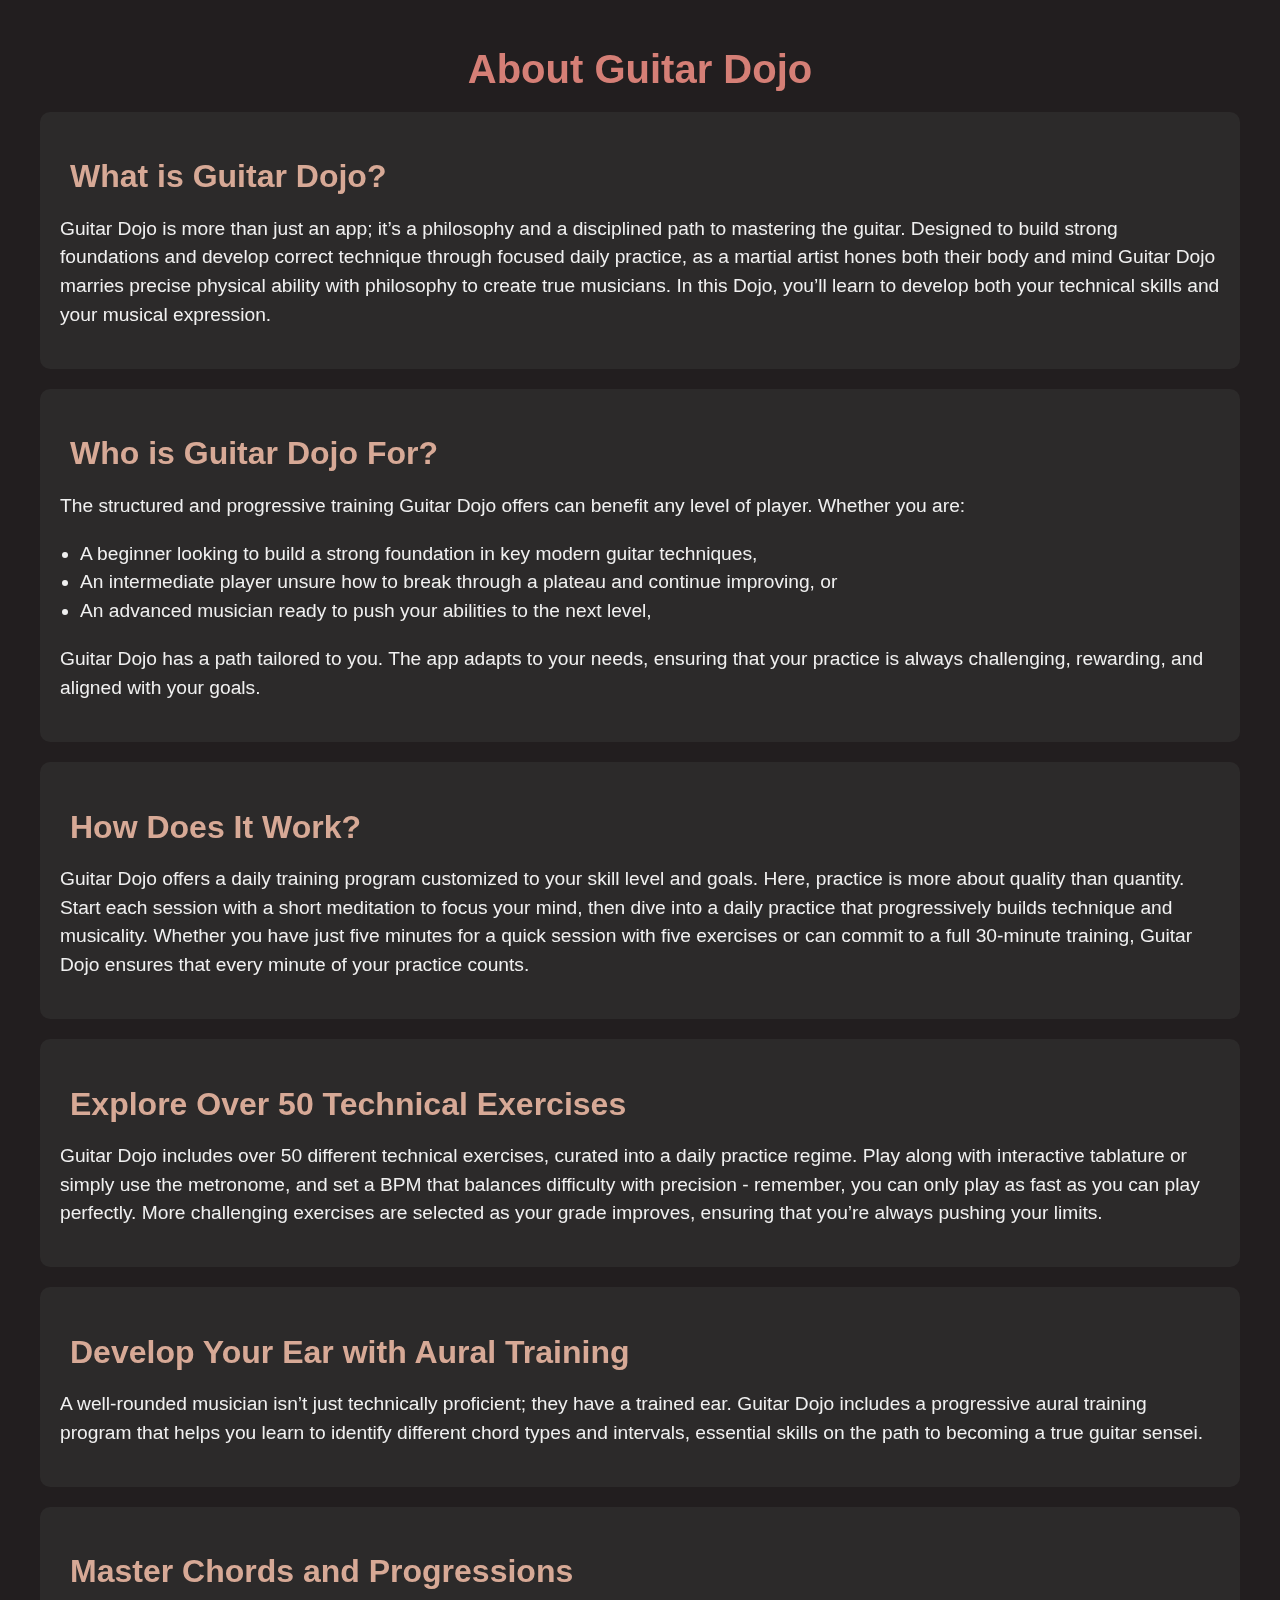
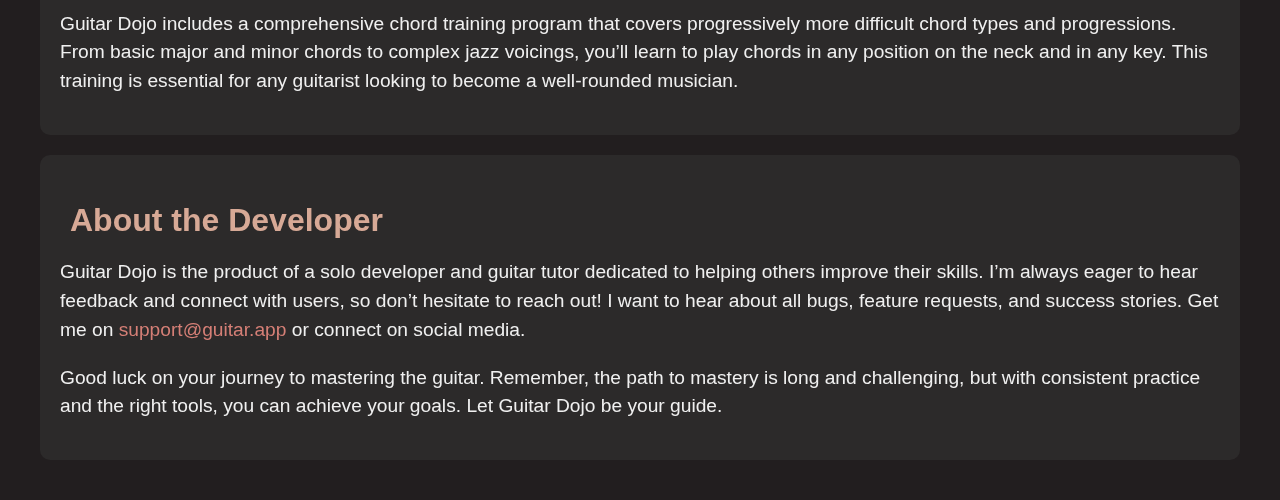
<file: about.html>
<!DOCTYPE html>
<html lang="en">
  <head>
    <meta charset="UTF-8" />
    <meta name="viewport" content="width=device-width, initial-scale=1.0" />
    <title>About Guitar Dojo</title>
    <link rel="stylesheet" href="styles.css" />
  </head>
  <body>
    <div class="container">
      <h1 class="page-title">About Guitar Dojo</h1>

      <div class="about-section">
        <h2><i class="fas fa-info-circle"></i> What is Guitar Dojo?</h2>
        <p>
          Guitar Dojo is more than just an app; it’s a philosophy and a
          disciplined path to mastering the guitar. Designed to build strong
          foundations and develop correct technique through focused daily
          practice, as a martial artist hones both their body and mind Guitar
          Dojo marries precise physical ability with philosophy to create true
          musicians. In this Dojo, you’ll learn to develop both your technical
          skills and your musical expression.
        </p>
      </div>

      <div class="about-section">
        <h2><i class="fas fa-user-friends"></i> Who is Guitar Dojo For?</h2>
        <p>
          The structured and progressive training Guitar Dojo offers can benefit
          any level of player. Whether you are:
        </p>
        <ul>
          <li>
            A beginner looking to build a strong foundation in key modern guitar
            techniques,
          </li>
          <li>
            An intermediate player unsure how to break through a plateau and
            continue improving, or
          </li>
          <li>
            An advanced musician ready to push your abilities to the next level,
          </li>
        </ul>
        <p>
          Guitar Dojo has a path tailored to you. The app adapts to your needs,
          ensuring that your practice is always challenging, rewarding, and
          aligned with your goals.
        </p>
      </div>

      <div class="about-section">
        <h2><i class="fas fa-cogs"></i> How Does It Work?</h2>
        <p>
          Guitar Dojo offers a daily training program customized to your skill
          level and goals. Here, practice is more about quality than quantity.
          Start each session with a short meditation to focus your mind, then
          dive into a daily practice that progressively builds technique and
          musicality. Whether you have just five minutes for a quick session
          with five exercises or can commit to a full 30-minute training, Guitar
          Dojo ensures that every minute of your practice counts.
        </p>
      </div>

      <div class="about-section">
        <h2>
          <i class="fas fa-dumbbell"></i> Explore Over 50 Technical Exercises
        </h2>
        <p>
          Guitar Dojo includes over 50 different technical exercises, curated
          into a daily practice regime. Play along with interactive tablature or
          simply use the metronome, and set a BPM that balances difficulty with
          precision - remember, you can only play as fast as you can play
          perfectly. More challenging exercises are selected as your grade
          improves, ensuring that you’re always pushing your limits.
        </p>
      </div>

      <div class="about-section">
        <h2>
          <i class="fas fa-headphones-alt"></i> Develop Your Ear with Aural
          Training
        </h2>
        <p>
          A well-rounded musician isn’t just technically proficient; they have a
          trained ear. Guitar Dojo includes a progressive aural training program
          that helps you learn to identify different chord types and intervals,
          essential skills on the path to becoming a true guitar sensei.
        </p>
      </div>

      <div class="about-section">
        <h2><i class="fas fa-guitar"></i> Master Chords and Progressions</h2>
        <p>
          Guitar Dojo includes a comprehensive chord training program that
          covers progressively more difficult chord types and progressions. From
          basic major and minor chords to complex jazz voicings, you’ll learn to
          play chords in any position on the neck and in any key. This training
          is essential for any guitarist looking to become a well-rounded
          musician.
        </p>
      </div>

      <div class="about-section">
        <h2><i class="fas fa-user"></i> About the Developer</h2>
        <p>
          Guitar Dojo is the product of a solo developer and guitar tutor
          dedicated to helping others improve their skills. I’m always eager to
          hear feedback and connect with users, so don’t hesitate to reach out!
          I want to hear about all bugs, feature requests, and success stories.
          Get me on
          <a href="mailto:support@guitar.app">support@guitar.app</a> or connect
          on social media.
        </p>
        <p>
          Good luck on your journey to mastering the guitar. Remember, the path
          to mastery is long and challenging, but with consistent practice and
          the right tools, you can achieve your goals. Let Guitar Dojo be your
          guide.
        </p>
      </div>
    </div>
  </body>
</html>
</file>
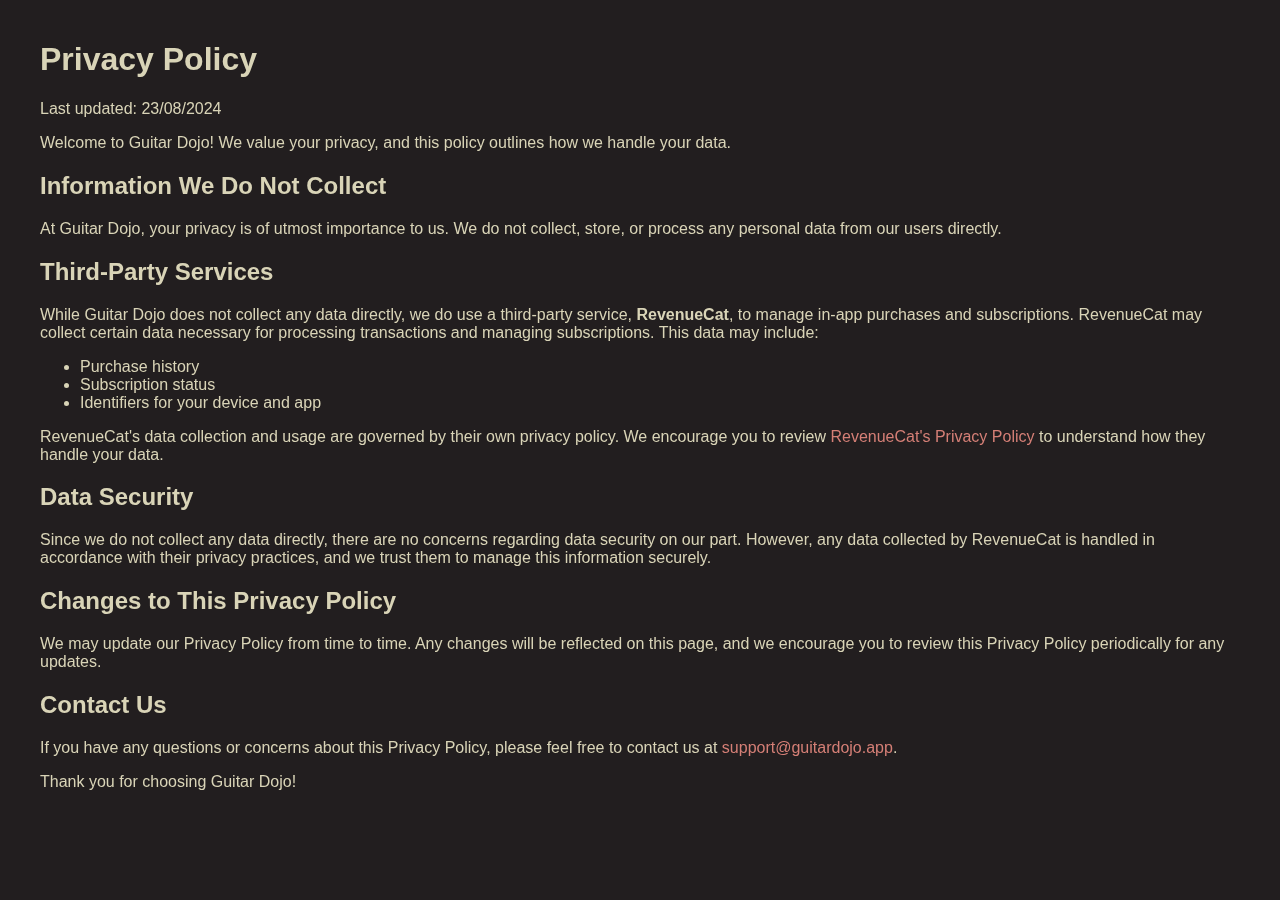
<file: privacy.html>
<!DOCTYPE html>
<html lang="en">
  <head>
    <meta charset="UTF-8" />
    <meta name="viewport" content="width=device-width, initial-scale=1.0" />
    <title>Privacy Policy - Guitar Dojo</title>
    <link rel="stylesheet" href="styles.css" />
    <link rel="icon" href="assets/logo.png" type="image/png" />
  </head>
  <body>
    <div class="container">
      <h1>Privacy Policy</h1>
      <p>Last updated: 23/08/2024</p>

      <p>
        Welcome to Guitar Dojo! We value your privacy, and this policy outlines
        how we handle your data.
      </p>

      <h2>Information We Do Not Collect</h2>
      <p>
        At Guitar Dojo, your privacy is of utmost importance to us. We do not
        collect, store, or process any personal data from our users directly.
      </p>

      <h2>Third-Party Services</h2>
      <p>
        While Guitar Dojo does not collect any data directly, we do use a
        third-party service, <strong>RevenueCat</strong>, to manage in-app
        purchases and subscriptions. RevenueCat may collect certain data
        necessary for processing transactions and managing subscriptions. This
        data may include:
      </p>
      <ul>
        <li>Purchase history</li>
        <li>Subscription status</li>
        <li>Identifiers for your device and app</li>
      </ul>
      <p>
        RevenueCat's data collection and usage are governed by their own privacy
        policy. We encourage you to review
        <a href="https://www.revenuecat.com/privacy" target="_blank"
          >RevenueCat's Privacy Policy</a
        >
        to understand how they handle your data.
      </p>

      <h2>Data Security</h2>
      <p>
        Since we do not collect any data directly, there are no concerns
        regarding data security on our part. However, any data collected by
        RevenueCat is handled in accordance with their privacy practices, and we
        trust them to manage this information securely.
      </p>

      <h2>Changes to This Privacy Policy</h2>
      <p>
        We may update our Privacy Policy from time to time. Any changes will be
        reflected on this page, and we encourage you to review this Privacy
        Policy periodically for any updates.
      </p>

      <h2>Contact Us</h2>
      <p>
        If you have any questions or concerns about this Privacy Policy, please
        feel free to contact us at
        <a href="mailto:support@guitardojo.app">support@guitardojo.app</a>.
      </p>

      <p>Thank you for choosing Guitar Dojo!</p>
    </div>
  </body>
</html>
</file>
<file: styles.css>
body {
  background-color: #221e1f;
  color: #d9d4b7;
  font-family: Arial, sans-serif;
  margin: 0;
  padding: 0;
}
.three-d {
  height: 100%;
  margin: 0;
  overflow-x: hidden; /* Prevent horizontal scrolling */
  perspective: 1px; /* This creates a strong 3D effect */
}

.container {
  max-width: 1200px;
  margin: 0 auto;
  padding: 20px;
  transform: translateZ(0px);
}
.container a {
  color: #d57f76;
  text-decoration: none;
}

@keyframes fadeIn {
  from {
    opacity: 0;
  }
  to {
    opacity: 1;
  }
}

.logo {
  display: flex;
  align-items: center;
  justify-content: center;
  width: 100%;
  flex-direction: column;
  animation: fadeIn 5s ease-in-out;
}

.header {
  text-align: center;
  width: 100%;
  background: #fff;
  padding: 10px;
  box-shadow: 0 2px 5px rgba(0, 0, 0, 0.1);
  position: relative; /* Ensure it scrolls out */
  z-index: 10;
}

.hero {
  text-align: center;
  padding: 50px 20px;
}

.hero h1 {
  font-size: 2.5em;
  color: #f0f0f0;
}

.hero p {
  font-size: 1.2em;
  margin-top: 20px;
  color: #d7a996;
}

.hero .cta-button {
  margin-top: 30px;
  background-color: #d57f76;
  color: #221e1f;
  padding: 15px 30px;
  text-decoration: none;
  font-size: 1.2em;
  border-radius: 5px;
  display: inline-block;
}
.hero-content {
  max-width: 50%;
}
.hero-video img {
  max-width: 100%;
  height: auto;
  border-radius: 10px;
  padding-top: 8px;
  height: 80vh;
}
.hero-video video {
  max-width: 100%;
  height: auto;
  border-radius: 10px;
  padding-top: 8px;
  padding-bottom: 8px;
  height: 80vh;
}

/* Responsive adjustments */
@media (max-width: 768px) {
  .hero h1 {
    font-size: 2em; /* Smaller headline on mobile */
  }

  .hero p {
    font-size: 1em; /* Adjust paragraph size */
  }

  .hero .cta-button {
    font-size: 1em; /* Adjust button size */
    padding: 10px 20px; /* Adjust padding for touch targets */
  }

  .features {
    flex-direction: column; /* Stack features vertically */
    align-items: center;
  }

  .feature {
    margin-bottom: 20px; /* Add spacing between features */
  }
  .hero {
    flex-direction: column;
    text-align: center;
  }

  .hero-content,
  .hero-video {
    max-width: 100%;
  }
}

.features {
  display: flex;
  flex-wrap: wrap;
  justify-content: space-around;
  margin: 50px 0;
  gap: 20px; /* Space between feature items */
}

.feature {
  text-align: center;
  max-width: 200px; /* Adjust the max-width to control the size */
  flex: 1 1 200px; /* Allows items to shrink and grow within constraints */
  margin-bottom: 20px; /* Space below each feature */
}

.feature i {
  color: #d57f76;
  margin-bottom: 20px;
}

.feature h3 {
  color: #f0f0f0;
  font-size: 1.5em;
}

.feature p {
  color: #d7a996;
  font-size: 1em;
}

.feature img {
  width: 100%; /* Ensures the image scales with the container */
  height: auto; /* Maintains the aspect ratio */
  border-radius: 10px; /* Adds a slight border radius for aesthetics */
}
.feature video {
  width: 100%; /* Ensures the image scales with the container */
  height: auto; /* Maintains the aspect ratio */
  border-radius: 10px; /* Adds a slight border radius for aesthetics */
}

.feature h3 {
  font-size: 1.2em;
  margin-top: 10px;
  color: #f0f0f0;
}

.feature p {
  font-size: 1em;
  color: #d7a996;
  margin-top: 5px;
}

/* Responsive adjustments */
@media (max-width: 768px) {
  .features {
    flex-direction: column; /* Stack features vertically on smaller screens */
    align-items: center;
  }

  .feature {
    max-width: 300px; /* Allow slightly larger images on smaller screens */
  }
}

.trial {
  text-align: center;
  margin: 50px 20px;
  padding: 30px;
  background-color: #d57f76;
  border-radius: 10px;
}

.trial h2 {
  color: #221e1f;
  font-size: 2em;
}

.trial p {
  color: #221e1f;
  margin-top: 20px;
  font-size: 1.2em;
}

.trial .cta-button {
  margin-top: 20px;
  background-color: #221e1f;
  color: #d9d4b7;
  padding: 15px 30px;
  text-decoration: none;
  font-size: 1.2em;
  border-radius: 5px;
  display: inline-block;
}

footer {
  background-color: #333;
  padding: 20px 0;
  text-align: center;
  color: #f0f0f0;
}

footer a {
  color: #bbd5ed;
  text-decoration: none;
  margin: 0 10px;
}

#steps {
  transform-style: preserve-3d; /* Allows children to exist in 3D space */
}

.step {
  height: 50vh;
  display: flex;
  align-items: center;
  justify-content: center;
  font-size: 2em;
  color: white;
  transform: translateZ(-1px) scale(0.8); /* Start farther and scaled down */
  transition: transform 0.5s; /* Smooth transition for transform */
  padding-bottom: 5%;
}
/* Responsive adjustments */
@media (max-width: 768px) {
  .step {
    height: 50vh; /* Reduced height for mobile */
    font-size: 1.5em; /* Smaller font size for readability */
    /* padding: 10px; Add some padding */
  }

  /* #steps {
    display: flex;
    flex-direction: column;
  } */
}

#step1 {
  background: #f4cccc; /* Lightest shade */
}

#step2 {
  background: #eaa6a0; /* Light pinkish shade */
}

#step3 {
  background: #d57f76; /* Primary color */
}

#step4 {
  background: #b75c58; /* Darker, more muted */
}

#step5 {
  background: #8b3d3a; /* Darkest, earthy tone */
}

.navbar {
  background-color: #221e1f; /* Background matches the dark theme */
  padding: 10px 0;
  text-align: center;
  box-shadow: 0 4px 6px rgba(0, 0, 0, 0.1); /* Subtle shadow for depth */
}

.navbar ul {
  list-style-type: none;
  margin: 0;
  padding: 0;
  display: inline-flex;
}

.navbar li {
  margin-right: 20px;
}

.navbar a {
  color: #d9d4b7; /* Text color matches the light theme */
  text-decoration: none;
  font-size: 1.2em;
  padding: 8px 16px;
  border-radius: 5px;
  transition: background-color 0.3s ease, color 0.3s ease;
}

.navbar a:hover {
  background-color: #d57f76; /* Highlight color on hover */
  color: #221e1f; /* Dark text on hover for contrast */
}

.navbar a.active {
  background-color: #d57f76; /* Highlight active link */
  color: #221e1f; /* Dark text for active link */
}

/* Make the navbar sticky on scroll */
.navbar {
  position: sticky;
  top: 0;
  z-index: 1000;
}

/* Responsive adjustments */
@media (max-width: 768px) {
  .navbar ul {
    display: flex;
    flex-direction: column; /* Stack the navigation items */
    align-items: center; /* Center the items */
  }

  .navbar li {
    margin-right: 0; /* Remove right margin */
    margin-bottom: 10px; /* Add space between items */
  }

  .navbar a,
  .navbar button {
    font-size: 1.1em; /* Slightly smaller font size */
    padding: 10px 20px; /* Increase padding for touch targets */
  }
}

.page-title {
  color: #d57f76;
  font-size: 2.5em;
  text-align: center;
  margin-bottom: 20px;
}

.intro,
.trial-section,
.cta {
  background-color: #2c2a2a;
  padding: 20px;
  border-radius: 10px;
  margin-bottom: 20px;
  color: #f0f0f0;
}

.intro p,
.trial-section p,
.cta p {
  font-size: 1.2em;
  line-height: 1.5;
}

.trial-section h2 {
  font-size: 2em;
  color: #d7a996;
  margin-bottom: 10px;
}

.download-buttons {
  text-align: center;
  margin: 30px 0;
}

.download-button img {
  width: 180px;
  height: auto;
  transition: transform 0.3s ease;
}

.download-button img:hover {
  transform: scale(1.05);
}
@media (max-width: 768px) {
  .page-title {
    font-size: 2em;
  }

  .intro p,
  .trial-section p,
  .cta p {
    font-size: 1em;
  }

  .download-button img {
    width: 150px;
  }
}
.about-section {
  background-color: #2c2a2a;
  padding: 20px;
  border-radius: 10px;
  margin-bottom: 20px;
  color: #f0f0f0;
}

.about-section h2 {
  font-size: 2em;
  color: #d7a996;
  margin-bottom: 10px;
}

.about-section p,
.about-section ul {
  font-size: 1.2em;
  line-height: 1.5;
}

.about-section ul {
  padding-left: 20px;
  list-style-type: disc;
}

.about-section i {
  color: #d57f76;
  margin-right: 10px;
}
.about-section a {
  color: #d57f76;
  text-decoration: none;
}

@media (max-width: 768px) {
  .about-section h2 {
    font-size: 1.8em;
  }

  .about-section p,
  .about-section ul {
    font-size: 1em;
  }

  .about-section ul {
    padding-left: 15px;
  }
}

.cta-section p strong,
.hero .cta p strong,
.trial p strong {
  font-size: 1.2em;
  color: #d57f76; /* Use your primary color for emphasis */
}
</file>
